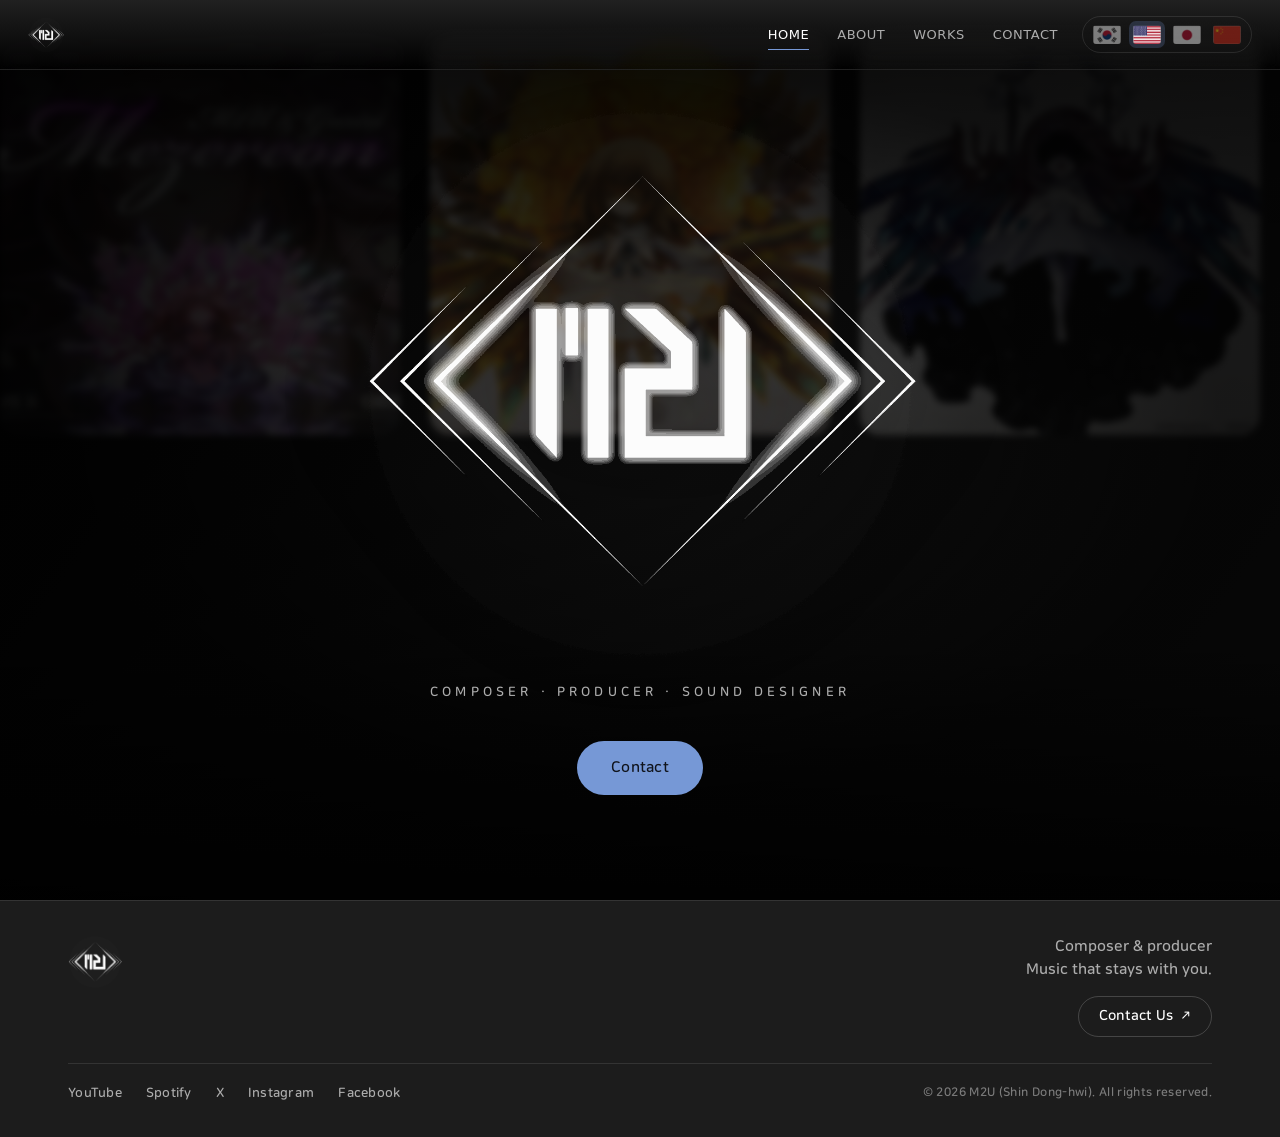
<file: index.html>
<!DOCTYPE html>
<html lang="ko">
<head>
<meta charset="UTF-8">
<meta name="viewport" content="width=device-width, initial-scale=1.0">
<title>M2U — Composer / Producer</title>
<meta name="description" content="오래 남는 음악을 만듭니다. 작곡·편곡·믹싱·마스터링까지 직접 작업하는 작곡가 M2U(신동휘).">
<meta property="og:type" content="website">
<meta property="og:site_name" content="M2U">
<meta property="og:locale" content="ko_KR">
<meta property="og:title" content="M2U — Composer / Producer">
<meta property="og:description" content="오래 남는 음악을 만듭니다. 작곡·편곡·믹싱·마스터링까지 직접 작업하는 작곡가 M2U(신동휘).">
<meta property="og:url" content="https://m2u.studio/">
<meta property="og:image" content="https://m2u.studio/assets/og-image.png?v=2">
<meta property="og:image:secure_url" content="https://m2u.studio/assets/og-image.png?v=2">
<meta property="og:image:type" content="image/png">
<meta property="og:image:width" content="1200">
<meta property="og:image:height" content="630">
<meta property="og:image:alt" content="M2U logo">
<meta name="twitter:card" content="summary_large_image">
<meta name="twitter:title" content="M2U — Composer / Producer">
<meta name="twitter:description" content="오래 남는 음악을 만듭니다. 작곡·편곡·믹싱·마스터링까지 직접 작업하는 작곡가 M2U(신동휘).">
<meta name="twitter:image" content="https://m2u.studio/assets/og-image.png?v=2">
<link rel="icon" type="image/png" href="assets/logos/m2u-logo-white.png">
<link rel="apple-touch-icon" href="assets/logos/m2u-logo-white.png">
<link rel="canonical" href="https://m2u.studio/">
<link rel="preconnect" href="https://fonts.googleapis.com">
<link rel="preconnect" href="https://fonts.gstatic.com" crossorigin>
<link href="https://fonts.googleapis.com/css2?family=DM+Mono:wght@400;500&display=swap" rel="stylesheet">
<link rel="preload" href="assets/fonts/NanumSquareRoundB.woff2" as="font" type="font/woff2" crossorigin>
<link rel="stylesheet" href="assets/style.css">
<style>
  /* HOME 로고 2배 */
  .home-logo img{width:min(84vw,640px);max-height:62vh;object-fit:contain}
</style>
</head>
<body>

<nav class="nav">
  <a href="index.html" class="brand"><img src="assets/logos/m2u-logo-white.png" alt="M2U"></a>
  <div class="nav-right">
    <div class="links">
      <a href="index.html">Home</a>
      <a href="about.html">About</a>
      <a href="works.html">Works</a>
      <a href="contact.html">Contact</a>
    </div>
    <div class="langs">
      <button data-lang="ko" aria-label="한국어"><img src="assets/flags/KR.png" alt="한국어"></button><button data-lang="en" aria-label="English"><img src="assets/flags/US.png" alt="English"></button><button data-lang="ja" aria-label="日本語"><img src="assets/flags/JP.png" alt="日本語"></button><button data-lang="zh" aria-label="中文"><img src="assets/flags/CN.png" alt="中文"></button>
    </div>
    <button class="nav-toggle" aria-label="menu">&#9776;</button>
  </div>
</nav>

<main class="home">
  <div class="home-bg" id="homeBg" aria-hidden="true"></div>
  <div class="home-vig" aria-hidden="true"></div>
  <div class="home-inner">
    <div class="home-logo"><img src="assets/logos/m2u-logo-white.png" alt="M2U"></div>
    <div class="home-sub" data-i18n="home_sub">Composer · Producer · Sound Designer</div>
    <div class="home-cta">
      <a href="contact.html"><span data-i18n="home_contact">Contact</span></a>
    </div>
  </div>
</main>

<footer class="foot">
  <div class="foot-in">
    <div class="foot-top">
      <a href="index.html" class="foot-brand"><img src="assets/logos/m2u-logo-white.png" alt="M2U"></a>
      <div class="foot-right">
        <div class="foot-slogan" data-i18n="foot_slogan">Composer · Producer
Let's make something worth hearing.</div>
        <a href="contact.html" class="foot-contact"><span data-i18n="foot_contact">Contact Us</span> &#8599;</a>
      </div>
    </div>
    <div class="foot-bottom">
      <div class="foot-social">
        <a data-net="youtube" href="https://youtube.com/@m2u.studio" target="_blank" rel="noopener">YouTube</a>
        <a data-net="spotify" href="https://open.spotify.com/artist/2wTNs9AmIOv5Fjs66HK1tV" target="_blank" rel="noopener">Spotify</a>
        <a data-net="x" href="https://x.com/m2ustudio" target="_blank" rel="noopener">X</a>
        <a data-net="instagram" href="https://www.instagram.com/m2ustudio" target="_blank" rel="noopener">Instagram</a>
        <a data-net="facebook" href="https://www.facebook.com/m2uofficial" target="_blank" rel="noopener">Facebook</a>
      </div>
      <div class="foot-copy">© 2026 M2U (Shin Dong-hwi). All rights reserved.</div>
    </div>
  </div>
</footer>

<script src="assets/data.js"></script>
<script src="assets/i18n.js"></script>
<script src="assets/home.js"></script>
<script src="assets/render.js"></script>
<script src="assets/nav.js"></script>
</body>
</html>
</file>
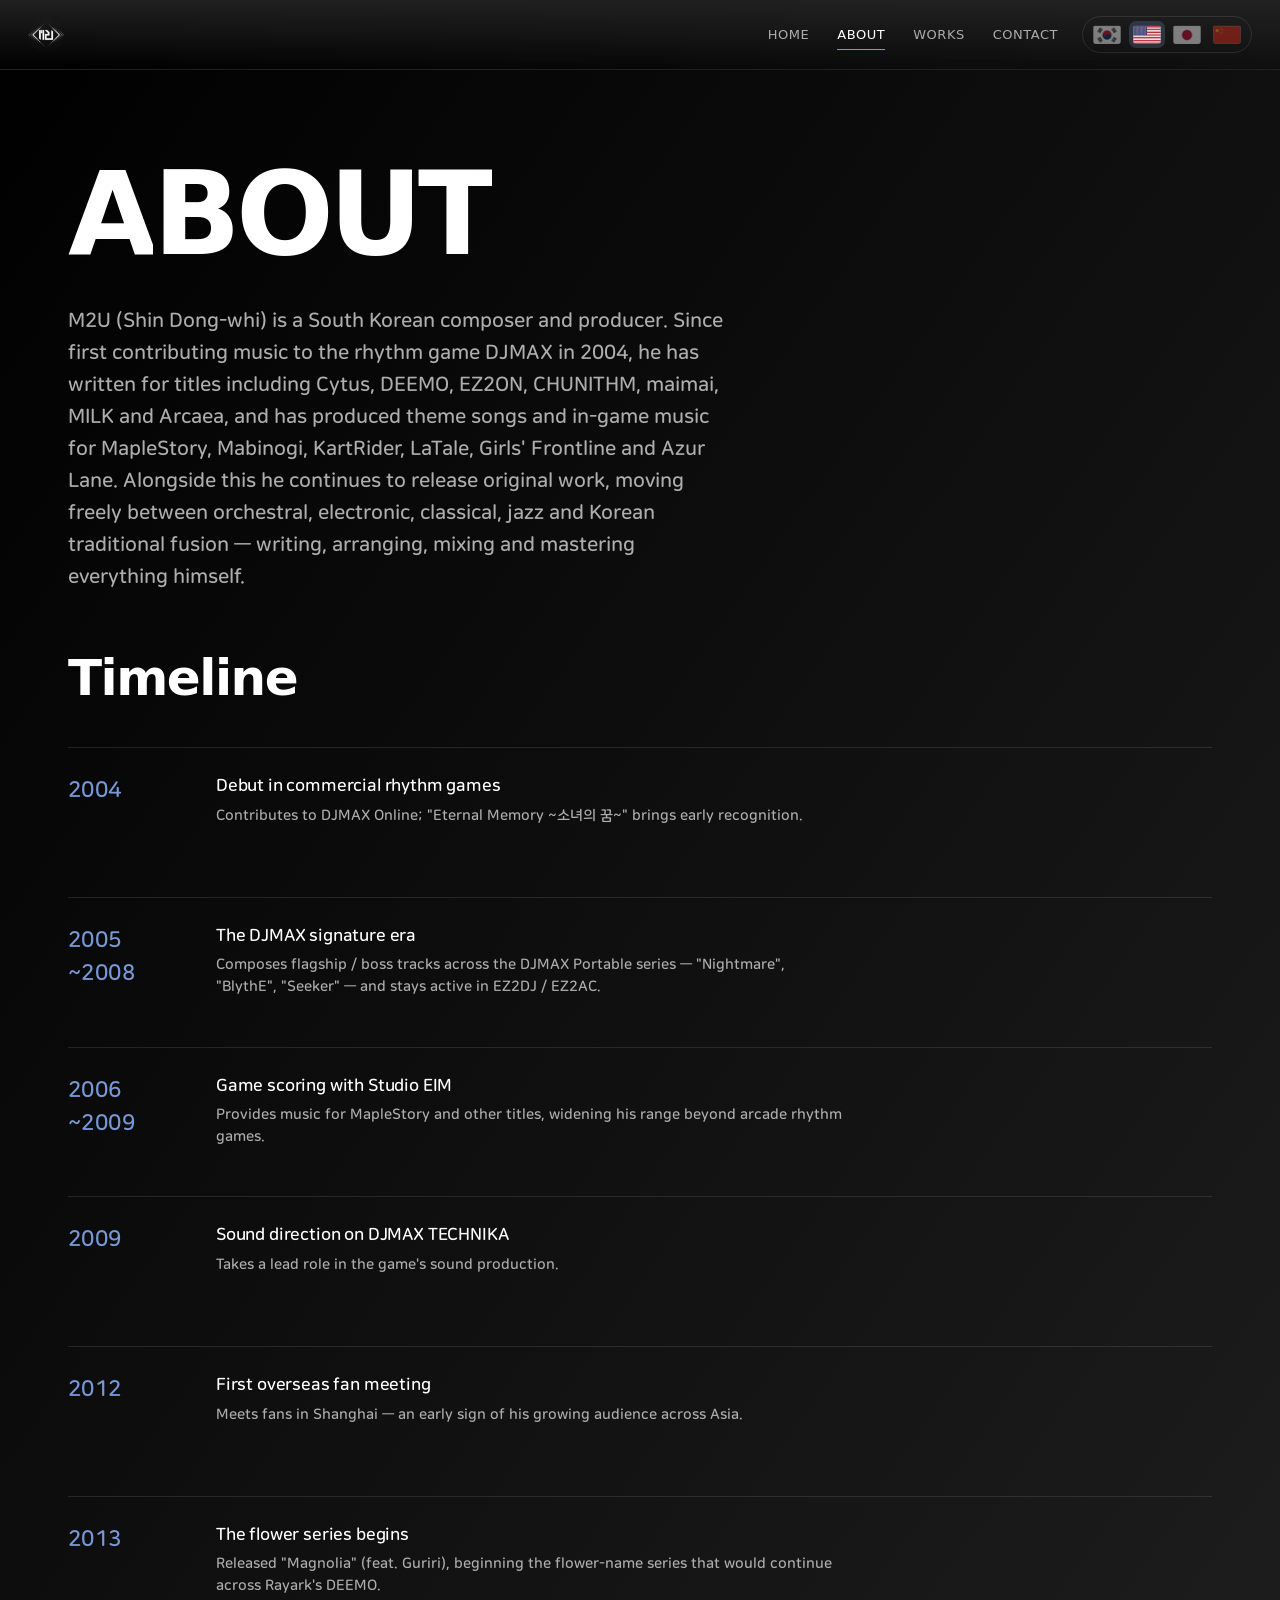
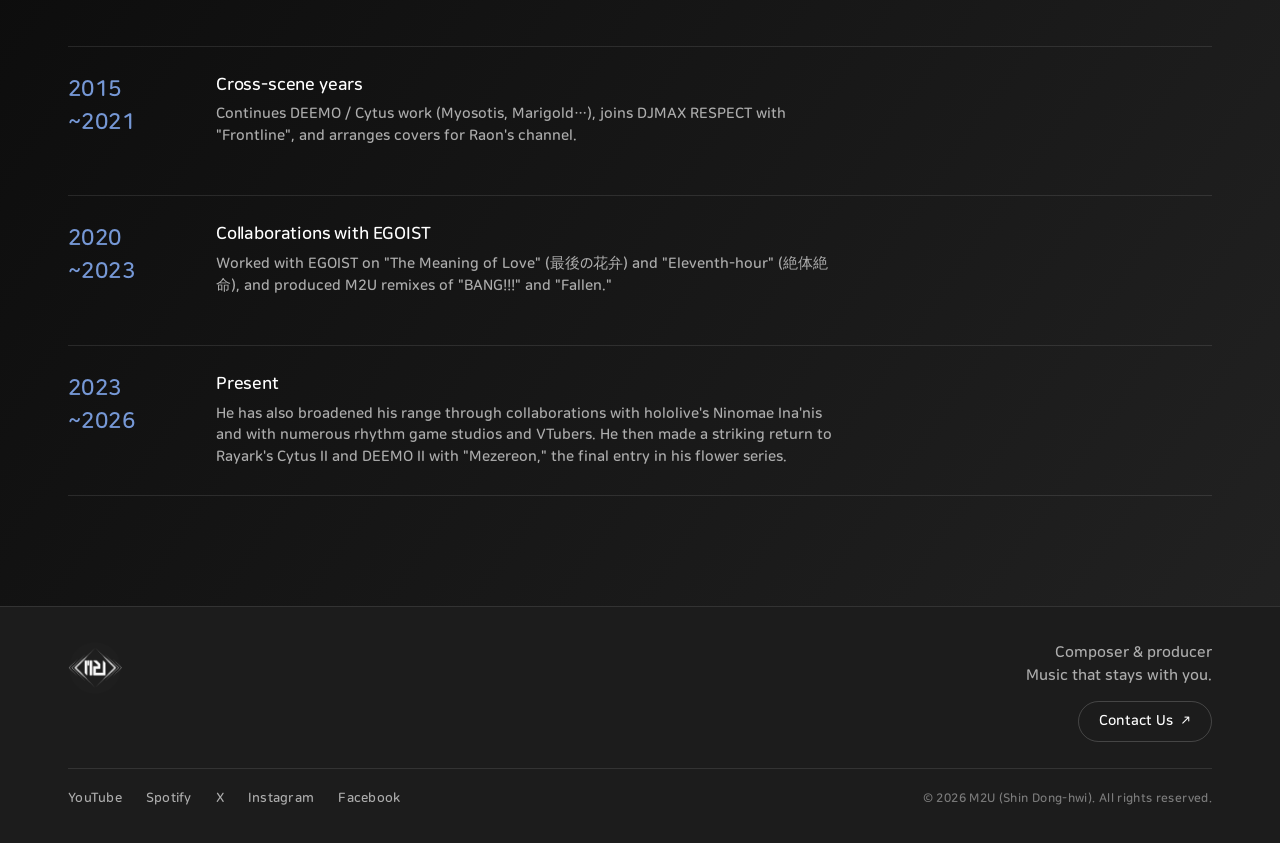
<file: about.html>
<!DOCTYPE html>
<html lang="ko">
<head>
<meta charset="UTF-8">
<meta name="viewport" content="width=device-width, initial-scale=1.0">
<title>About — M2U</title>
<meta name="description" content="M2U(신동휘)의 약력과 함께한 회사들.">
<meta property="og:type" content="website">
<meta property="og:site_name" content="M2U">
<meta property="og:locale" content="ko_KR">
<meta property="og:title" content="About — M2U">
<meta property="og:description" content="M2U(신동휘)의 약력과 함께한 회사들.">
<meta property="og:url" content="https://m2u.studio/about.html">
<meta property="og:image" content="https://m2u.studio/assets/og-image.png?v=2">
<meta property="og:image:secure_url" content="https://m2u.studio/assets/og-image.png?v=2">
<meta property="og:image:type" content="image/png">
<meta property="og:image:width" content="1200">
<meta property="og:image:height" content="630">
<meta property="og:image:alt" content="M2U logo">
<meta name="twitter:card" content="summary_large_image">
<meta name="twitter:title" content="About — M2U">
<meta name="twitter:description" content="M2U(신동휘)의 약력과 함께한 회사들.">
<meta name="twitter:image" content="https://m2u.studio/assets/og-image.png?v=2">
<link rel="icon" type="image/png" href="assets/logos/m2u-logo-white.png">
<link rel="apple-touch-icon" href="assets/logos/m2u-logo-white.png">
<link rel="canonical" href="https://m2u.studio/about.html">
<link rel="preconnect" href="https://fonts.googleapis.com">
<link rel="preconnect" href="https://fonts.gstatic.com" crossorigin>
<link href="https://fonts.googleapis.com/css2?family=DM+Mono:wght@400;500&display=swap" rel="stylesheet">
<link rel="preload" href="assets/fonts/NanumSquareRoundB.woff2" as="font" type="font/woff2" crossorigin>
<link rel="stylesheet" href="assets/style.css">
</head>
<body>

<nav class="nav">
  <a href="index.html" class="brand"><img src="assets/logos/m2u-logo-white.png" alt="M2U"></a>
  <div class="nav-right">
    <div class="links">
      <a href="index.html">Home</a>
      <a href="about.html">About</a>
      <a href="works.html">Works</a>
      <a href="contact.html">Contact</a>
    </div>
    <div class="langs">
      <button data-lang="ko" aria-label="한국어"><img src="assets/flags/KR.png" alt="한국어"></button><button data-lang="en" aria-label="English"><img src="assets/flags/US.png" alt="English"></button><button data-lang="ja" aria-label="日本語"><img src="assets/flags/JP.png" alt="日本語"></button><button data-lang="zh" aria-label="中文"><img src="assets/flags/CN.png" alt="中文"></button>
    </div>
    <button class="nav-toggle" aria-label="menu">&#9776;</button>
  </div>
</nav>

<main>
  <section class="wrap about-hero">
    <h1 class="page-title">ABOUT</h1>
    <p class="tagline" data-i18n="about_tagline">M2U (Shin Dong-hwi) is a Korean composer and producer. Since 2004 he has scored rhythm games, released doujin and original label work, and moved fluidly across orchestral, electronic, Latin, and artcore — writing, arranging, mixing, and mastering end to end.</p>
  </section>

  <section class="wrap sec" style="padding-top:20px">
    <div class="sec-head"><h2 class="sec-title" data-i18n="about_tl_title">Timeline</h2></div>
    <div class="timeline" id="timeline"></div>
  </section>
</main>

<footer class="foot">
  <div class="foot-in">
    <div class="foot-top">
      <a href="index.html" class="foot-brand"><img src="assets/logos/m2u-logo-white.png" alt="M2U"></a>
      <div class="foot-right">
        <div class="foot-slogan" data-i18n="foot_slogan">Composer · Producer
Let's make something worth hearing.</div>
        <a href="contact.html" class="foot-contact"><span data-i18n="foot_contact">Contact Us</span> &#8599;</a>
      </div>
    </div>
    <div class="foot-bottom">
      <div class="foot-social">
        <a data-net="youtube" href="https://youtube.com/@m2u.studio" target="_blank" rel="noopener">YouTube</a>
        <a data-net="spotify" href="https://open.spotify.com/artist/2wTNs9AmIOv5Fjs66HK1tV" target="_blank" rel="noopener">Spotify</a>
        <a data-net="x" href="https://x.com/m2ustudio" target="_blank" rel="noopener">X</a>
        <a data-net="instagram" href="https://www.instagram.com/m2ustudio" target="_blank" rel="noopener">Instagram</a>
        <a data-net="facebook" href="https://www.facebook.com/m2uofficial" target="_blank" rel="noopener">Facebook</a>
      </div>
      <div class="foot-copy">© 2026 M2U (Shin Dong-hwi). All rights reserved.</div>
    </div>
  </div>
</footer>

<script src="assets/data.js"></script>
<script src="assets/i18n.js"></script>
<script src="assets/about.js"></script>
<script src="assets/render.js"></script>
<script src="assets/title.js"></script>
<script src="assets/nav.js"></script>
</body>
</html>
</file>
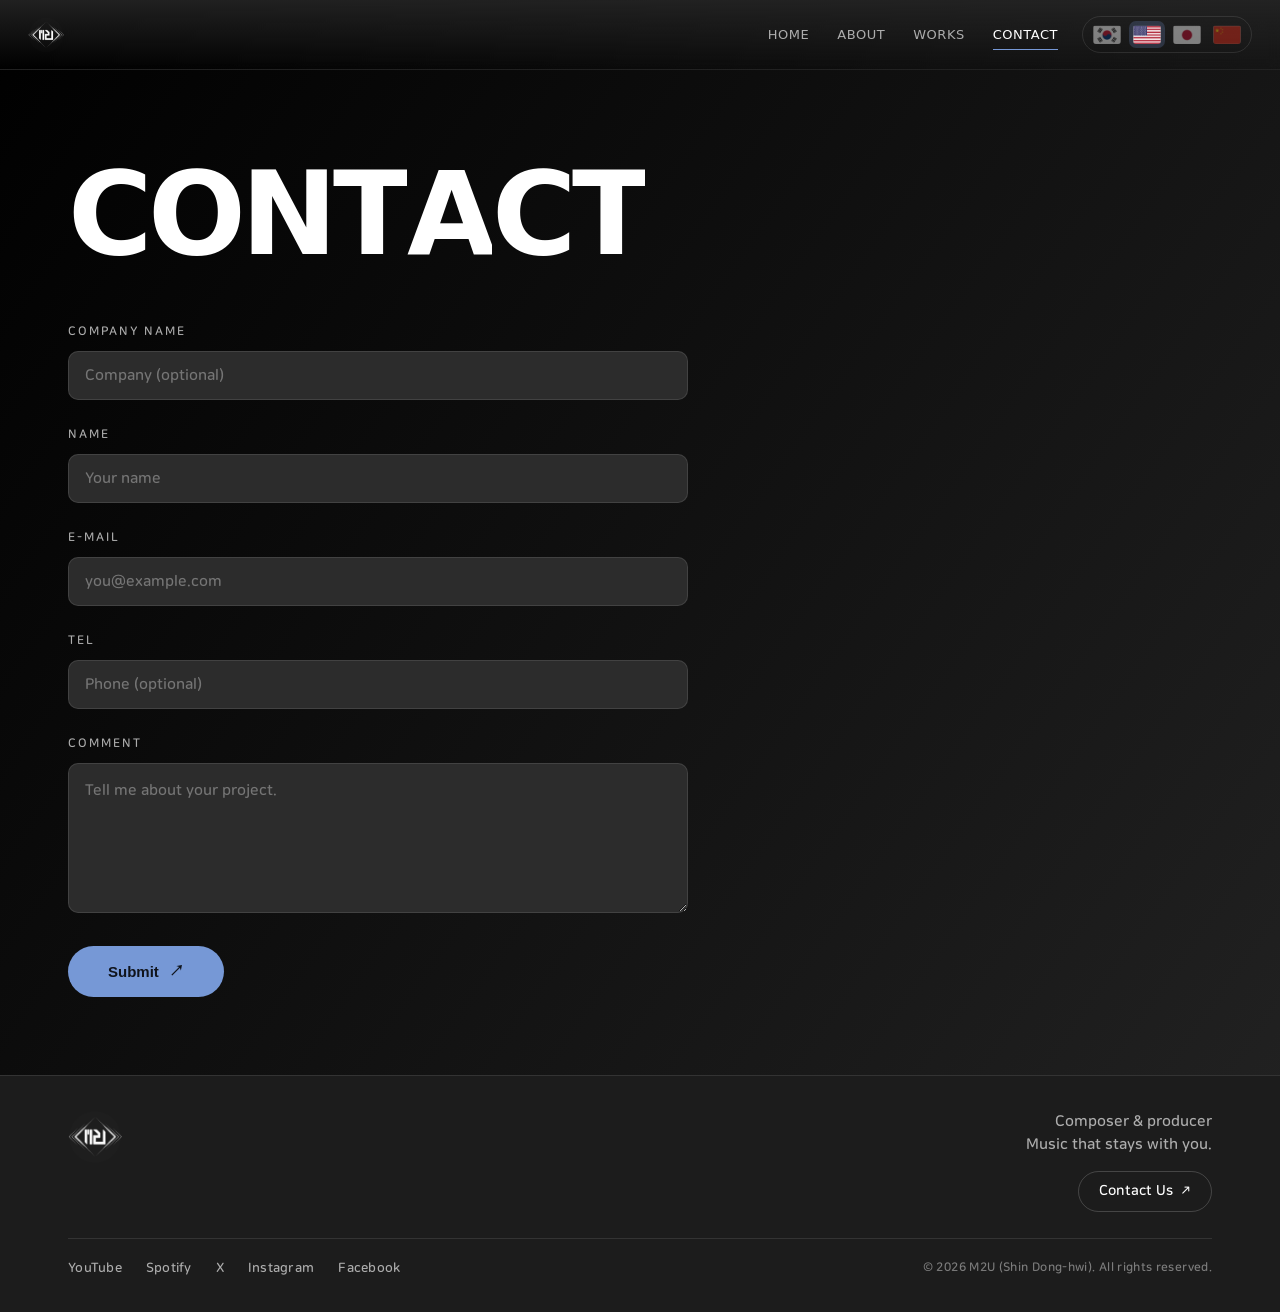
<file: contact.html>
<!DOCTYPE html>
<html lang="ko">
<head>
<meta charset="UTF-8">
<meta name="viewport" content="width=device-width, initial-scale=1.0">
<title>Contact — M2U</title>
<meta name="description" content="M2U에게 작업 문의하기.">
<meta property="og:type" content="website">
<meta property="og:site_name" content="M2U">
<meta property="og:locale" content="ko_KR">
<meta property="og:title" content="Contact — M2U">
<meta property="og:description" content="M2U에게 작업 문의하기.">
<meta property="og:url" content="https://m2u.studio/contact.html">
<meta property="og:image" content="https://m2u.studio/assets/og-image.png?v=2">
<meta property="og:image:secure_url" content="https://m2u.studio/assets/og-image.png?v=2">
<meta property="og:image:type" content="image/png">
<meta property="og:image:width" content="1200">
<meta property="og:image:height" content="630">
<meta property="og:image:alt" content="M2U logo">
<meta name="twitter:card" content="summary_large_image">
<meta name="twitter:title" content="Contact — M2U">
<meta name="twitter:description" content="M2U에게 작업 문의하기.">
<meta name="twitter:image" content="https://m2u.studio/assets/og-image.png?v=2">
<link rel="icon" type="image/png" href="assets/logos/m2u-logo-white.png">
<link rel="apple-touch-icon" href="assets/logos/m2u-logo-white.png">
<link rel="canonical" href="https://m2u.studio/contact.html">
<link rel="preconnect" href="https://fonts.googleapis.com">
<link rel="preconnect" href="https://fonts.gstatic.com" crossorigin>
<link href="https://fonts.googleapis.com/css2?family=DM+Mono:wght@400;500&display=swap" rel="stylesheet">
<link rel="preload" href="assets/fonts/NanumSquareRoundB.woff2" as="font" type="font/woff2" crossorigin>
<link rel="stylesheet" href="assets/style.css">
</head>
<body>

<nav class="nav">
  <a href="index.html" class="brand"><img src="assets/logos/m2u-logo-white.png" alt="M2U"></a>
  <div class="nav-right">
    <div class="links">
      <a href="index.html">Home</a>
      <a href="about.html">About</a>
      <a href="works.html">Works</a>
      <a href="contact.html">Contact</a>
    </div>
    <div class="langs">
      <button data-lang="ko" aria-label="한국어"><img src="assets/flags/KR.png" alt="한국어"></button><button data-lang="en" aria-label="English"><img src="assets/flags/US.png" alt="English"></button><button data-lang="ja" aria-label="日本語"><img src="assets/flags/JP.png" alt="日本語"></button><button data-lang="zh" aria-label="中文"><img src="assets/flags/CN.png" alt="中文"></button>
    </div>
    <button class="nav-toggle" aria-label="menu">&#9776;</button>
  </div>
</nav>

<main>
  <section class="wrap contact-hero">
    <h1 class="page-title">CONTACT</h1>
    <form class="form" id="cform" novalidate>
      <div class="field"><label for="company" data-i18n="c_company">Company Name</label><input id="company" name="company" type="text" data-i18n-ph="c_company_ph" placeholder="회사명 (선택)"></div>
      <div class="field"><label for="name" data-i18n="c_name">Name</label><input id="name" name="name" type="text" data-i18n-ph="c_name_ph" placeholder="이름" required></div>
      <div class="field"><label for="email" data-i18n="c_email">E-mail</label><input id="email" name="email" type="email" data-i18n-ph="c_email_ph" placeholder="you@example.com" required></div>
      <div class="field"><label for="tel" data-i18n="c_tel">Tel</label><input id="tel" name="tel" type="tel" data-i18n-ph="c_tel_ph" placeholder="연락처 (선택)"></div>
      <div class="field"><label for="comment" data-i18n="c_comment">Comment</label><textarea id="comment" name="comment" data-i18n-ph="c_comment_ph" placeholder="문의 내용을 적어주세요." required></textarea></div>
      <button type="submit" class="submit"><span data-i18n="c_submit">Submit</span> &#8599;</button>
      <div class="form-note" id="formMsg"></div>
    </form>
  </section>
</main>

<footer class="foot">
  <div class="foot-in">
    <div class="foot-top">
      <a href="index.html" class="foot-brand"><img src="assets/logos/m2u-logo-white.png" alt="M2U"></a>
      <div class="foot-right">
        <div class="foot-slogan" data-i18n="foot_slogan">Composer · Producer
Let's make something worth hearing.</div>
        <a href="contact.html" class="foot-contact"><span data-i18n="foot_contact">Contact Us</span> &#8599;</a>
      </div>
    </div>
    <div class="foot-bottom">
      <div class="foot-social">
        <a data-net="youtube" href="https://youtube.com/@m2u.studio" target="_blank" rel="noopener">YouTube</a>
        <a data-net="spotify" href="https://open.spotify.com/artist/2wTNs9AmIOv5Fjs66HK1tV" target="_blank" rel="noopener">Spotify</a>
        <a data-net="x" href="https://x.com/m2ustudio" target="_blank" rel="noopener">X</a>
        <a data-net="instagram" href="https://www.instagram.com/m2ustudio" target="_blank" rel="noopener">Instagram</a>
        <a data-net="facebook" href="https://www.facebook.com/m2uofficial" target="_blank" rel="noopener">Facebook</a>
      </div>
      <div class="foot-copy">© 2026 M2U (Shin Dong-hwi). All rights reserved.</div>
    </div>
  </div>
</footer>

<script src="assets/data.js"></script>
<script src="assets/i18n.js"></script>
<script src="assets/contact.js"></script>
<script src="assets/render.js"></script>
<script src="assets/title.js"></script>
<script src="assets/nav.js"></script>
</body>
</html>
</file>
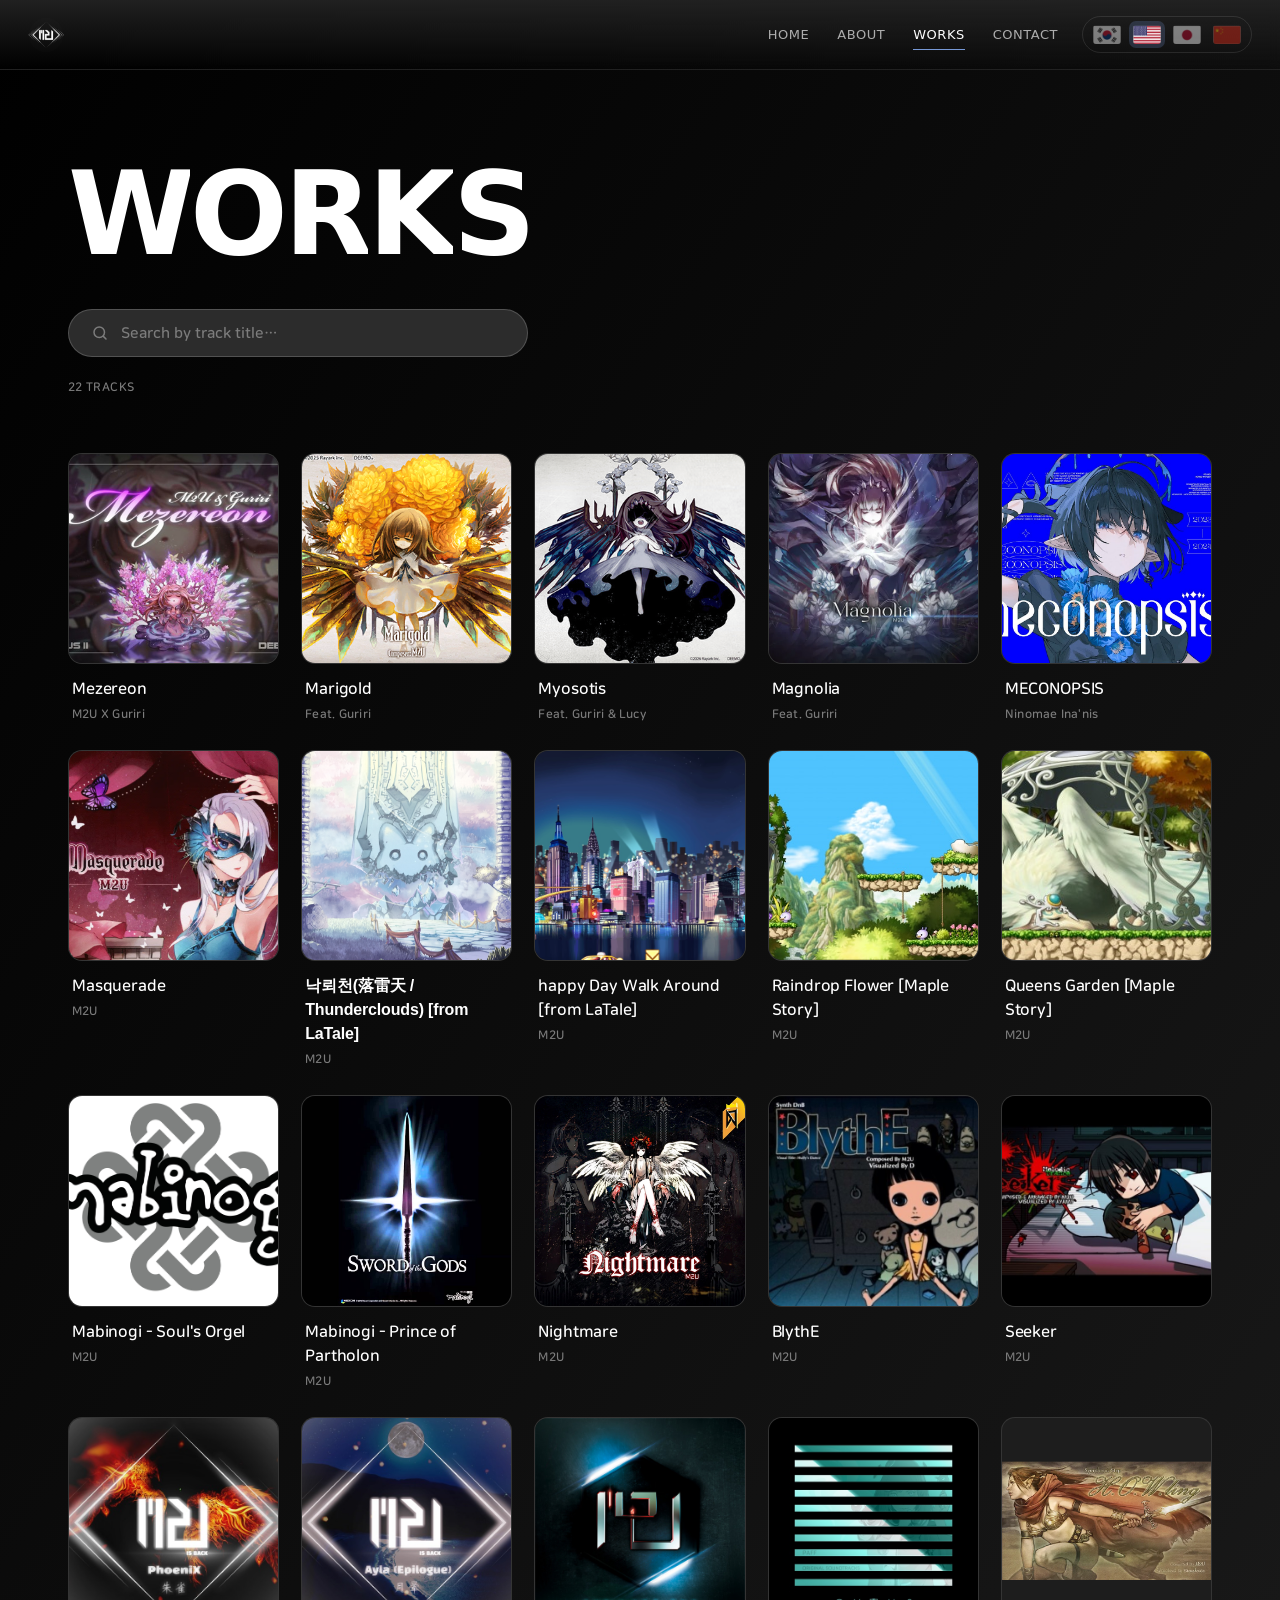
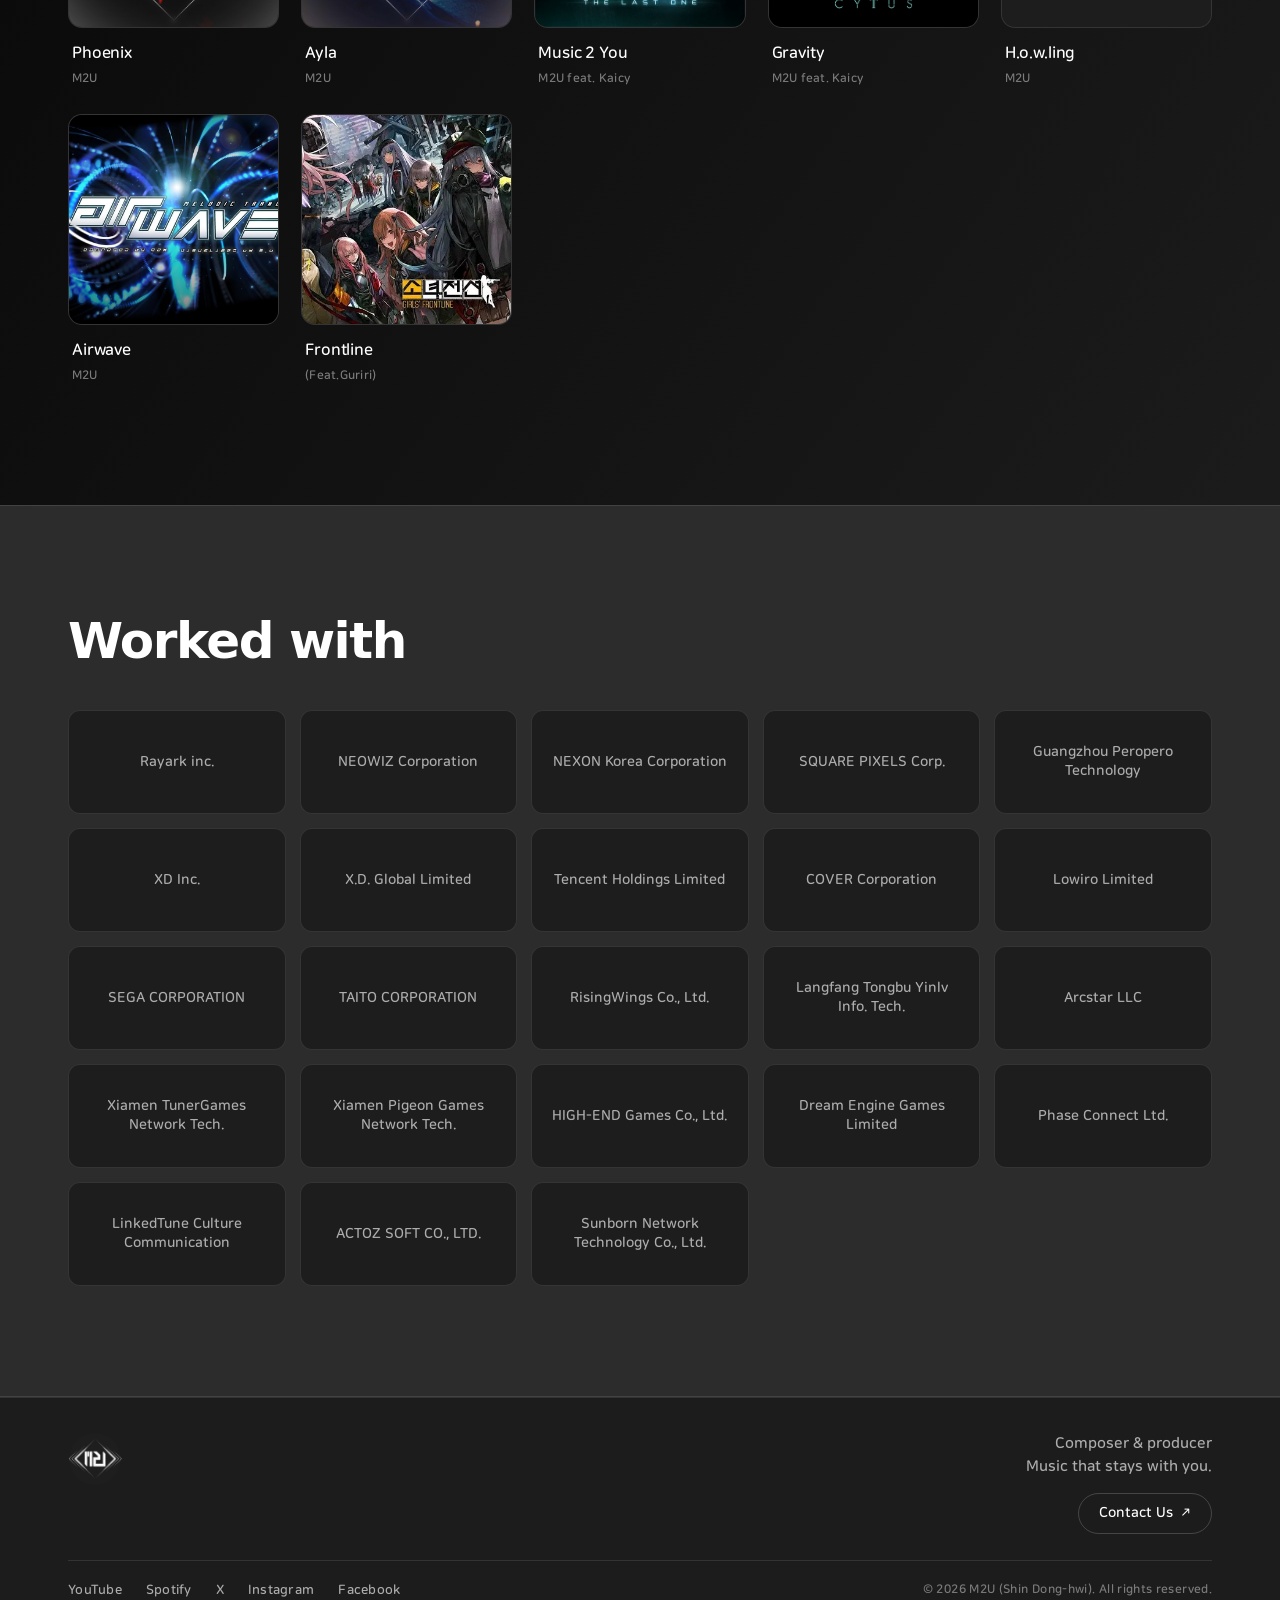
<file: works.html>
<!DOCTYPE html>
<html lang="ko">
<head>
<meta charset="UTF-8">
<meta name="viewport" content="width=device-width, initial-scale=1.0">
<title>Works — M2U</title>
<meta name="description" content="M2U의 작업 목록과 음원 미리듣기.">
<meta property="og:type" content="website">
<meta property="og:site_name" content="M2U">
<meta property="og:locale" content="ko_KR">
<meta property="og:title" content="Works — M2U">
<meta property="og:description" content="M2U의 작업 목록과 음원 미리듣기.">
<meta property="og:url" content="https://m2u.studio/works.html">
<meta property="og:image" content="https://m2u.studio/assets/og-image.png?v=2">
<meta property="og:image:secure_url" content="https://m2u.studio/assets/og-image.png?v=2">
<meta property="og:image:type" content="image/png">
<meta property="og:image:width" content="1200">
<meta property="og:image:height" content="630">
<meta property="og:image:alt" content="M2U logo">
<meta name="twitter:card" content="summary_large_image">
<meta name="twitter:title" content="Works — M2U">
<meta name="twitter:description" content="M2U의 작업 목록과 음원 미리듣기.">
<meta name="twitter:image" content="https://m2u.studio/assets/og-image.png?v=2">
<link rel="icon" type="image/png" href="assets/logos/m2u-logo-white.png">
<link rel="apple-touch-icon" href="assets/logos/m2u-logo-white.png">
<link rel="canonical" href="https://m2u.studio/works.html">
<link rel="preconnect" href="https://fonts.googleapis.com">
<link rel="preconnect" href="https://fonts.gstatic.com" crossorigin>
<link href="https://fonts.googleapis.com/css2?family=DM+Mono:wght@400;500&display=swap" rel="stylesheet">
<link rel="preload" href="assets/fonts/NanumSquareRoundB.woff2" as="font" type="font/woff2" crossorigin>
<link rel="stylesheet" href="assets/style.css">
</head>
<body>

<nav class="nav">
  <a href="index.html" class="brand"><img src="assets/logos/m2u-logo-white.png" alt="M2U"></a>
  <div class="nav-right">
    <div class="links">
      <a href="index.html">Home</a>
      <a href="about.html">About</a>
      <a href="works.html">Works</a>
      <a href="contact.html">Contact</a>
    </div>
    <div class="langs">
      <button data-lang="ko" aria-label="한국어"><img src="assets/flags/KR.png" alt="한국어"></button><button data-lang="en" aria-label="English"><img src="assets/flags/US.png" alt="English"></button><button data-lang="ja" aria-label="日本語"><img src="assets/flags/JP.png" alt="日本語"></button><button data-lang="zh" aria-label="中文"><img src="assets/flags/CN.png" alt="中文"></button>
    </div>
    <button class="nav-toggle" aria-label="menu">&#9776;</button>
  </div>
</nav>

<main>
  <section class="wrap works-hero">
    <h1 class="page-title">WORKS</h1>
    <div class="searchbar">
      <svg viewBox="0 0 24 24" fill="none" stroke-width="2" stroke-linecap="round"><circle cx="11" cy="11" r="7"></circle><path d="m20 20-3.5-3.5"></path></svg>
      <input id="search" type="text" data-i18n-ph="works_ph" placeholder="곡 제목으로 검색…" autocomplete="off">
    </div>
    <div class="results-count" id="rcount"></div>
  </section>

  <section class="wrap" style="padding-bottom:100px">
    <div class="wgrid" id="wgrid"></div>
  </section>

  <section class="partners">
    <div class="wrap sec">
      <div class="sec-head">
        <h2 class="sec-title" data-i18n="about_pt_title">Worked with</h2>
        <button type="button" class="pfilter-clear" id="pclear" hidden data-i18n="pt_all">전체 보기</button>
      </div>
      <div class="pgrid" id="pgrid"></div>
    </div>
  </section>
</main>

<div class="modal" id="modal" role="dialog" aria-modal="true">
  <div class="modal-bg"></div>
  <div class="modal-card">
    <button class="modal-close" aria-label="close">&times;</button>
    <div class="m-cover"></div>
    <div class="m-title"></div>
    <div class="m-artist"></div>
    <div class="player">
      <div class="ptop">
        <button class="pbtn" aria-label="play">&#9654;</button>
        <div class="pinfo"><div class="pt"></div><div class="pa"></div></div>
        <div class="pwave"><i></i><i></i><i></i></div>
      </div>
      <div class="prog">
        <span class="tm cur">0:00</span>
        <div class="bar"><div class="fill"></div></div>
        <span class="tm dur">0:00</span>
      </div>
      <div class="phint">↳ 이 곡의 mp3 주소를 tracks.js 의 audio 에 넣으면 바로 재생돼요.</div>
    </div>
  </div>
</div>

<footer class="foot">
  <div class="foot-in">
    <div class="foot-top">
      <a href="index.html" class="foot-brand"><img src="assets/logos/m2u-logo-white.png" alt="M2U"></a>
      <div class="foot-right">
        <div class="foot-slogan" data-i18n="foot_slogan">Composer · Producer
Let's make something worth hearing.</div>
        <a href="contact.html" class="foot-contact"><span data-i18n="foot_contact">Contact Us</span> &#8599;</a>
      </div>
    </div>
    <div class="foot-bottom">
      <div class="foot-social">
        <a data-net="youtube" href="https://youtube.com/@m2u.studio" target="_blank" rel="noopener">YouTube</a>
        <a data-net="spotify" href="https://open.spotify.com/artist/2wTNs9AmIOv5Fjs66HK1tV" target="_blank" rel="noopener">Spotify</a>
        <a data-net="x" href="https://x.com/m2ustudio" target="_blank" rel="noopener">X</a>
        <a data-net="instagram" href="https://www.instagram.com/m2ustudio" target="_blank" rel="noopener">Instagram</a>
        <a data-net="facebook" href="https://www.facebook.com/m2uofficial" target="_blank" rel="noopener">Facebook</a>
      </div>
      <div class="foot-copy">© 2026 M2U (Shin Dong-hwi). All rights reserved.</div>
    </div>
  </div>
</footer>

<script src="assets/data.js"></script>
<script src="assets/i18n.js"></script>
<script src="assets/about.js"></script>
<script src="assets/works.js"></script>
<script src="assets/render.js"></script>
<script src="assets/title.js"></script>
<script src="assets/nav.js"></script>
</body>
</html>
</file>
<file: assets/style.css>
/* ===== M2U site — shared styles ===== */
@font-face{
  font-family:'NanumSquareRoundOTF';
  src:url('fonts/NanumSquareRoundB.woff2') format('woff2'),
      url('fonts/NanumSquareRoundB.otf') format('opentype');
  font-weight:100 900;font-style:normal;font-display:swap;
}
:root{
  --bg:#242424; --panel:#2c2c2c; --panel-2:#333333; --inset:#1d1d1d;
  --line:rgba(255,255,255,0.10); --line-strong:rgba(255,255,255,0.18);
  --accent:#7698D6; --accent-dim:#8fabe0; --accent-deep:#3a4d78;
  --ink:#ffffff; --muted:#adadad; --muted-2:#7c7c7c;
  --sans:"NanumSquareRoundOTF","Pretendard","Helvetica Neue",-apple-system,system-ui,sans-serif;
  --mono:"NanumSquareRoundOTF",ui-monospace,Menlo,monospace;
  --maxw:1200px;
}
*{box-sizing:border-box;margin:0;padding:0}
html{scroll-behavior:smooth}
body{background:linear-gradient(125deg,#000 0%,#242424 34%,#000 68%,#242424 100%);background-size:300% 300%;
  animation:bgshift 22s ease-in-out infinite;color:var(--ink);font-family:var(--sans);
  -webkit-font-smoothing:antialiased;line-height:1.5;min-height:100vh;display:flex;flex-direction:column;overflow-x:hidden}
@keyframes bgshift{0%{background-position:0% 0%}50%{background-position:100% 100%}100%{background-position:0% 0%}}
:lang(ja),:lang(zh){
  --sans:"Helvetica Neue","Pretendard","Hiragino Sans","Microsoft YaHei",sans-serif;
  --mono:"DM Mono",ui-monospace,Menlo,monospace;
}
a{color:inherit;text-decoration:none}
::selection{background:var(--accent);color:#10141c}
.wrap{max-width:var(--maxw);margin:0 auto;padding:0 28px;width:100%}
main{flex:1 0 auto}

/* ---------- top nav ---------- */
.nav{position:fixed;top:0;left:0;right:0;z-index:60;display:flex;align-items:center;justify-content:space-between;
  padding:16px 28px;gap:18px;background:linear-gradient(180deg,rgba(36,36,36,.9),rgba(36,36,36,0));backdrop-filter:blur(6px);
  transition:background .3s,border-color .3s;border-bottom:1px solid transparent}
.nav.solid{background:rgba(30,30,30,.96);border-bottom:1px solid var(--line)}
.nav .brand{display:flex;align-items:center;gap:10px;font-weight:700;font-size:20px;letter-spacing:-.04em}
.nav .brand img{height:36px;width:auto;display:block}
.nav .brand .dot{width:9px;height:9px;border-radius:50%;background:var(--accent);box-shadow:0 0 14px var(--accent)}
.nav-right{display:flex;align-items:center;gap:24px}
.nav .links{display:flex;gap:28px;align-items:center}
.nav .links a{font-family:"Helvetica Neue","Pretendard",-apple-system,system-ui,sans-serif;
  font-size:13px;letter-spacing:.04em;color:var(--muted);text-transform:uppercase;position:relative;transition:color .2s}
.nav .links a:hover,.nav .links a.active{color:var(--ink)}
.nav .links a.active::after{content:"";position:absolute;left:0;bottom:-6px;width:100%;height:1px;background:var(--accent)}
.langs{display:flex;align-items:center;gap:4px;border:1px solid var(--line);border-radius:999px;padding:4px 6px}
.langs button{background:none;border:0;line-height:0;padding:4px;border-radius:7px;cursor:pointer;
  opacity:.45;transition:opacity .2s,transform .15s,background .2s}
.langs button:hover{opacity:.85;transform:translateY(-1px)}
.langs button.on{opacity:1;background:rgba(118,152,214,.22)}
.langs button img{width:28px;height:19px;object-fit:cover;display:block;border-radius:3px}
.nav-toggle{display:none;background:none;border:0;color:#fff;font-size:20px;cursor:pointer}

/* ---------- section bits ---------- */
.sec{padding-top:110px;padding-bottom:110px}
.sec-title{font-family:"Helvetica Neue","Pretendard",-apple-system,system-ui,sans-serif;
  font-size:clamp(30px,4.4vw,50px);font-weight:700;letter-spacing:-.03em;line-height:1}
.sec-head{margin-bottom:44px}

/* animated page title (letters move up/down) */
.page-title{font-family:"Helvetica Neue","Pretendard",-apple-system,system-ui,sans-serif;
  font-weight:800;letter-spacing:-.04em;line-height:.92;text-transform:uppercase;
  font-size:clamp(46px,9vw,124px);display:inline-flex;flex-wrap:wrap}
.page-title .ch-w{display:inline-block;overflow:hidden;vertical-align:top;height:1.12em;line-height:1.12}
.page-title .ch{display:block;will-change:transform,opacity}
.page-title .ch i{display:block;font-style:normal;line-height:1.12;height:1.12em}
@media(prefers-reduced-motion:reduce){.page-title .ch{transition:none!important;opacity:1!important}}

/* ================= HOME ================= */
.home{position:relative;flex:1 0 auto;display:flex;align-items:center;justify-content:center;
  min-height:100vh;overflow:hidden;text-align:center}
.home-bg{position:absolute;inset:0;z-index:0;display:flex;flex-direction:column;justify-content:center;gap:30px;
  filter:blur(3.5px) saturate(1);opacity:.44;pointer-events:none;overflow:hidden}
.home-row{display:flex;gap:30px;flex:0 0 auto;width:max-content}
.home-tile{width:400px;height:400px;border-radius:20px;overflow:hidden;position:relative;flex:0 0 auto}
.home-tile img{width:100%;height:100%;object-fit:cover}
.home-tile .g{position:absolute;inset:0;background:linear-gradient(140deg,var(--c1),var(--c2))}
.home-tile .m{position:absolute;left:26px;top:14px;font-weight:700;font-size:120px;color:rgba(255,255,255,.9)}
.home-vig{position:absolute;inset:0;z-index:1;pointer-events:none;
  background:radial-gradient(58% 52% at 50% 48%,rgba(0,0,0,.42),rgba(0,0,0,.8) 78%),
    linear-gradient(180deg,rgba(0,0,0,.55),transparent 28%,transparent 72%,rgba(0,0,0,.82))}
.home-inner{position:relative;z-index:2;padding:0 24px}
.home-logo img{width:min(42vw,320px);height:auto;display:block;margin:0 auto;
  filter:drop-shadow(0 10px 50px rgba(0,0,0,.5))}
.home-sub{margin-top:20px;font-family:var(--mono);font-size:13px;letter-spacing:.32em;color:var(--muted);text-transform:uppercase}
.home-cta{margin-top:38px}
.home-cta a{display:inline-flex;align-items:center;gap:12px;background:var(--accent);color:#10141c;font-weight:700;
  font-size:15px;padding:16px 34px;border-radius:999px;letter-spacing:.02em;transition:transform .2s,box-shadow .2s}
.home-cta a:hover{transform:translateY(-2px);box-shadow:0 12px 44px rgba(118,152,214,.45)}
.home-cta .hk{font-family:var(--mono);font-size:11px;color:rgba(16,20,28,.6);border:1px solid rgba(16,20,28,.35);
  border-radius:5px;padding:2px 6px;letter-spacing:.04em}

/* ================= ABOUT ================= */
.about-hero{padding-top:150px;padding-bottom:40px}
.about-hero .tagline{margin-top:26px;max-width:660px;font-size:clamp(16px,2.2vw,20px);color:var(--muted);line-height:1.6;
  min-height:6.4em} /* 언어별 줄 수 차이로 아래 레이아웃이 흔들리지 않도록 가장 긴 언어 기준 고정 */
.about-hero .tagline b{color:var(--ink);font-weight:600}
.timeline{border-top:1px solid var(--line);margin-top:16px}
.tl-row{display:grid;grid-template-columns:120px 1fr;gap:28px;padding:26px 0;border-bottom:1px solid var(--line);transition:background .25s}
.tl-row:hover{background:rgba(118,152,214,.06)}
.tl-year{font-family:"NanumSquareRoundOTF",sans-serif;font-size:22px;font-weight:500;color:var(--accent);letter-spacing:.02em}
.tl-body h3{font-size:17px;font-weight:600;margin-bottom:6px;letter-spacing:-.01em}
.tl-body p{color:var(--muted);font-size:14.5px;max-width:70ch;line-height:1.5;min-height:4.5em}
.tl-note{font-family:var(--mono);font-size:12px;color:var(--muted-2);margin-top:24px;letter-spacing:.02em}
.partners{background:var(--panel);border-top:1px solid var(--line);border-bottom:1px solid var(--line)}
.pgrid{display:grid;grid-template-columns:repeat(auto-fill,minmax(200px,1fr));gap:14px;margin-top:14px}
.pcard{display:flex;align-items:center;justify-content:center;text-align:center;min-height:104px;padding:20px 16px;
  border:1px solid var(--line);border-radius:12px;background:var(--inset);transition:border-color .25s,transform .25s,background .25s}
.pcard:hover{border-color:var(--accent);transform:translateY(-3px);background:rgba(118,152,214,.06)}
.pcard img{max-width:80%;max-height:46px;object-fit:contain;filter:grayscale(1) brightness(2);opacity:.85}
.pcard .pname{font-family:"NanumSquareRoundOTF",sans-serif;font-size:14px;font-weight:500;color:var(--muted);line-height:1.35}
.pcard{cursor:pointer}
.pgrid.filtering .pcard{opacity:.5;filter:grayscale(.5)}
.pgrid.filtering .pcard.on{opacity:1;filter:none;border-color:var(--accent);background:rgba(118,152,214,.1)}
.sec-head{display:flex;align-items:center;justify-content:space-between;gap:16px;flex-wrap:wrap}
.pfilter-clear{background:none;border:1px solid var(--line-strong);color:var(--muted);border-radius:999px;
  padding:8px 18px;font-family:"NanumSquareRoundOTF",sans-serif;font-size:13px;cursor:pointer;transition:border-color .2s,color .2s}
.pfilter-clear:hover{border-color:var(--accent);color:var(--accent)}
.pfilter-clear[hidden]{display:none}
.pcard:hover .pname{color:var(--ink)}

/* ================= WORKS ================= */
.works-hero{padding-top:150px;padding-bottom:26px}
.searchbar{display:flex;align-items:center;gap:12px;max-width:460px;margin-top:30px;
  border:1px solid var(--line-strong);border-radius:999px;padding:14px 22px;background:var(--panel);transition:border-color .25s}
.searchbar:focus-within{border-color:var(--accent)}
.searchbar svg{width:18px;height:18px;flex:0 0 auto;stroke:var(--muted-2)}
.searchbar input{flex:1;background:none;border:0;outline:0;color:#fff;font-size:15px;font-family:var(--sans)}
.searchbar input::placeholder{color:var(--muted-2)}
.results-count{font-family:var(--mono);font-size:12px;color:var(--muted-2);margin:22px 0 30px;letter-spacing:.03em}
.wgrid{display:grid;grid-template-columns:repeat(auto-fill,minmax(210px,1fr));gap:26px 22px;padding-bottom:20px}
.wcard{cursor:pointer;transition:transform .3s}
.wcard:hover{transform:translateY(-6px)}
.wcover{position:relative;aspect-ratio:1;border-radius:14px;overflow:hidden;border:1px solid var(--line);
  background:var(--inset);transition:border-color .3s,box-shadow .3s}
.wcard:hover .wcover{border-color:var(--accent);box-shadow:0 16px 50px rgba(118,152,214,.22)}
.wcover img{width:100%;height:100%;object-fit:cover}
.wcover .g{position:absolute;inset:0;background:linear-gradient(140deg,var(--c1),var(--c2))}
.wcover .m{position:absolute;left:18px;top:12px;font-weight:700;font-size:60px;color:rgba(255,255,255,.92);text-shadow:0 4px 30px rgba(0,0,0,.4)}
.wcover .play{position:absolute;inset:0;display:flex;align-items:center;justify-content:center;background:rgba(0,0,0,.32);opacity:0;transition:opacity .3s}
.wcard:hover .wcover .play{opacity:1}
.wcover .play span{width:54px;height:54px;border-radius:50%;background:var(--accent);color:#10141c;display:flex;
  align-items:center;justify-content:center;font-size:20px;padding-left:4px;box-shadow:0 8px 30px rgba(118,152,214,.5)}
.wmeta{padding:13px 4px 0}
.wtitle{font-family:"NanumSquareRoundOTF",sans-serif;font-size:16px;font-weight:600;letter-spacing:-.01em}
.wartist{font-family:"NanumSquareRoundOTF",sans-serif;font-size:12px;color:var(--muted-2);margin-top:5px;letter-spacing:.02em}
/* 일본어·중국어(한자·가나)가 포함된 곡명/아티스트명은 원래 폰트로 */
.wtitle.cjk,.wartist.cjk,.m-title.cjk,.m-artist.cjk,.player .pt.cjk,.player .pa.cjk{
  font-family:"Helvetica Neue","Pretendard","Hiragino Sans","Microsoft YaHei",sans-serif}
.no-results{color:var(--muted);font-size:15px;padding:40px 0}

/* modal */
.modal{position:fixed;inset:0;z-index:100;display:none;align-items:center;justify-content:center;padding:24px}
.modal.open{display:flex}
.modal-bg{position:absolute;inset:0;background:rgba(10,10,12,.7);backdrop-filter:blur(8px)}
.modal-card{position:relative;z-index:2;width:100%;max-width:420px;background:#1c1c1c;border:1px solid var(--line-strong);
  border-radius:20px;padding:26px;box-shadow:0 30px 90px rgba(0,0,0,.6);animation:pop .3s ease}
@keyframes pop{from{opacity:0;transform:scale(.94) translateY(10px)}to{opacity:1;transform:none}}
.modal-close{position:absolute;right:16px;top:14px;background:none;border:0;color:var(--muted);font-size:26px;cursor:pointer;line-height:1;transition:color .2s}
.modal-close:hover{color:#fff}
.m-cover{width:100%;aspect-ratio:1;border-radius:14px;overflow:hidden;position:relative;margin-bottom:22px}
.m-cover img{width:100%;height:100%;object-fit:cover}
.m-cover .g{position:absolute;inset:0}
.m-cover .m{position:absolute;left:20px;top:14px;font-weight:700;font-size:76px;color:rgba(255,255,255,.92)}
.m-title{font-family:"NanumSquareRoundOTF",sans-serif;font-size:23px;font-weight:700;letter-spacing:-.02em}
.m-artist{font-family:"NanumSquareRoundOTF",sans-serif;font-size:13px;color:var(--muted);margin-top:6px;letter-spacing:.02em}
.player{margin-top:22px;background:linear-gradient(180deg,#242424,#161616);border:1px solid var(--line);border-radius:14px;padding:14px 16px}
.player .ptop{display:flex;align-items:center;gap:14px}
.player .pbtn{width:46px;height:46px;flex:0 0 auto;border-radius:50%;background:var(--accent);border:0;color:#10141c;font-size:18px;
  cursor:pointer;display:flex;align-items:center;justify-content:center;padding-left:3px;transition:transform .15s;box-shadow:0 6px 22px rgba(118,152,214,.4)}
.player .pbtn:hover{transform:scale(1.06)}
.player .pinfo{flex:1;min-width:0}
.player .pinfo .pt{font-family:"NanumSquareRoundOTF",sans-serif;font-size:14px;font-weight:600;white-space:nowrap;overflow:hidden;text-overflow:ellipsis}
.player .pinfo .pa{font-family:"NanumSquareRoundOTF",sans-serif;font-size:12px;color:var(--muted-2);white-space:nowrap;overflow:hidden;text-overflow:ellipsis}
.player .pwave{width:22px;height:16px;display:flex;align-items:flex-end;gap:2px;flex:0 0 auto}
.player .pwave i{width:3px;background:var(--accent);height:30%;border-radius:2px}
.player.playing .pwave i{animation:eq .9s infinite ease-in-out}
.player .pwave i:nth-child(2){animation-delay:.2s}.player .pwave i:nth-child(3){animation-delay:.45s}
@keyframes eq{0%,100%{height:25%}50%{height:95%}}
.player .prog{margin-top:14px;display:flex;align-items:center;gap:10px}
.player .bar{flex:1;height:5px;border-radius:3px;background:#3a3a3a;position:relative;cursor:pointer;overflow:hidden}
.player .bar .fill{position:absolute;left:0;top:0;bottom:0;width:0;background:var(--accent);border-radius:3px}
.player .tm{font-family:var(--mono);font-size:11px;color:var(--muted-2);min-width:34px;text-align:center}
.player .phint{margin-top:12px;font-family:var(--mono);font-size:11px;color:#c9a24a;letter-spacing:.02em}

/* ================= CONTACT ================= */
.contact-hero{padding-top:150px;padding-bottom:20px}
.form{max-width:620px;margin-top:44px;padding-bottom:40px}
.field{margin-bottom:26px}
.field label{display:block;font-family:var(--mono);font-size:12px;letter-spacing:.16em;color:var(--muted);text-transform:uppercase;margin-bottom:10px}
.field input,.field textarea{width:100%;background:var(--panel);border:1px solid var(--line);border-radius:10px;color:#fff;
  font-family:var(--sans);font-size:15px;padding:15px 16px;outline:0;transition:border-color .2s,background .2s}
.field input:focus,.field textarea:focus{border-color:var(--accent);background:var(--panel-2)}
.field textarea{min-height:150px;resize:vertical;line-height:1.6}
.submit{display:inline-flex;align-items:center;gap:10px;background:var(--accent);color:#10141c;font-weight:700;font-size:15px;
  border:0;border-radius:999px;padding:16px 40px;cursor:pointer;transition:transform .2s,box-shadow .2s}
.submit:hover{transform:translateY(-2px);box-shadow:0 12px 44px rgba(118,152,214,.4)}
.form-note{font-family:var(--mono);font-size:12px;color:var(--muted-2);margin-top:18px;letter-spacing:.02em}

/* ================= FOOTER ================= */
.foot{flex-shrink:0;border-top:1px solid var(--line);background:#1c1c1c;min-height:220px;display:flex;align-items:center}
.foot-in{width:100%;max-width:var(--maxw);margin:0 auto;padding:34px 28px;display:flex;flex-direction:column;gap:26px}
.foot-top{display:flex;justify-content:space-between;align-items:flex-start;gap:30px;flex-wrap:wrap}
.foot-brand img{height:54px;width:auto;display:block}
.foot-right{text-align:right}
.foot-slogan{font-family:"NanumSquareRoundOTF",sans-serif;font-size:15px;color:var(--muted);max-width:360px;line-height:1.55;white-space:pre-line}
.foot-contact{display:inline-flex;align-items:center;gap:8px;margin-top:14px;font-family:"NanumSquareRoundOTF",sans-serif;
  font-weight:600;font-size:14px;color:#fff;
  border:1px solid var(--line-strong);border-radius:999px;padding:9px 20px;transition:border-color .2s,color .2s}
.foot-contact:hover{border-color:var(--accent);color:var(--accent)}
.foot-bottom{display:flex;justify-content:space-between;align-items:center;gap:20px;flex-wrap:wrap;border-top:1px solid var(--line);padding-top:20px}
.foot-social{display:flex;gap:24px;flex-wrap:wrap}
.foot-social a{font-family:"NanumSquareRoundOTF",sans-serif;font-size:13px;color:var(--muted);letter-spacing:.02em;transition:color .2s}
.foot-social a:hover{color:var(--accent)}
.foot-copy{font-family:"NanumSquareRoundOTF",sans-serif;font-size:12px;color:var(--muted-2);letter-spacing:.03em}

/* ---------- responsive ---------- */
@media(max-width:820px){
  .nav{backdrop-filter:none;-webkit-backdrop-filter:none}
  .nav .brand,.langs{position:relative;z-index:60}
  .nav-toggle{display:block;z-index:80;position:relative}
  .nav .links{position:fixed;inset:0;z-index:55;display:flex;flex-direction:column;align-items:center;justify-content:center;
    gap:32px;background:#16171b;opacity:0;visibility:hidden;transform:translateY(-8px);
    transition:opacity .28s ease,transform .28s ease,visibility .28s;padding:0}
  .nav .links.show{opacity:1;visibility:visible;transform:none}
  .nav .links a{font-size:28px;color:#eee;text-transform:uppercase;letter-spacing:.02em}
  .nav .links a::after{display:none!important}
  .nav .links a.active{color:var(--accent)}
  .tl-row{grid-template-columns:76px 1fr;gap:16px}
  .tl-year{font-size:18px}
  .foot-top{flex-direction:column}.foot-right{text-align:left}
  .foot-bottom{flex-direction:column;align-items:flex-start}
  .sec{padding-top:80px;padding-bottom:80px}
  /* 모바일에서는 앨범 커버를 2열로 */
  .wgrid{grid-template-columns:repeat(2,minmax(0,1fr));gap:18px 12px}
  .wcover .m{font-size:44px;left:12px;top:8px}
  .wtitle{font-size:14px}
  .wartist{font-size:11px}
  .home-tile{width:280px;height:280px}
  .home-tile .m{font-size:84px}
}
/* 좁은 화면: 언어별 줄 수 차이 흡수 (가장 긴 언어 기준) */
@media(max-width:600px){
  .about-hero .tagline{min-height:8em}
  .tl-body p{min-height:6em}
}
@media(max-width:440px){
  .about-hero .tagline{min-height:11.2em}
  .tl-body p{min-height:9em}
  .tl-body h3{min-height:3em}
}

@media(prefers-reduced-motion:reduce){*{animation:none!important;scroll-behavior:auto!important}}
</file>
